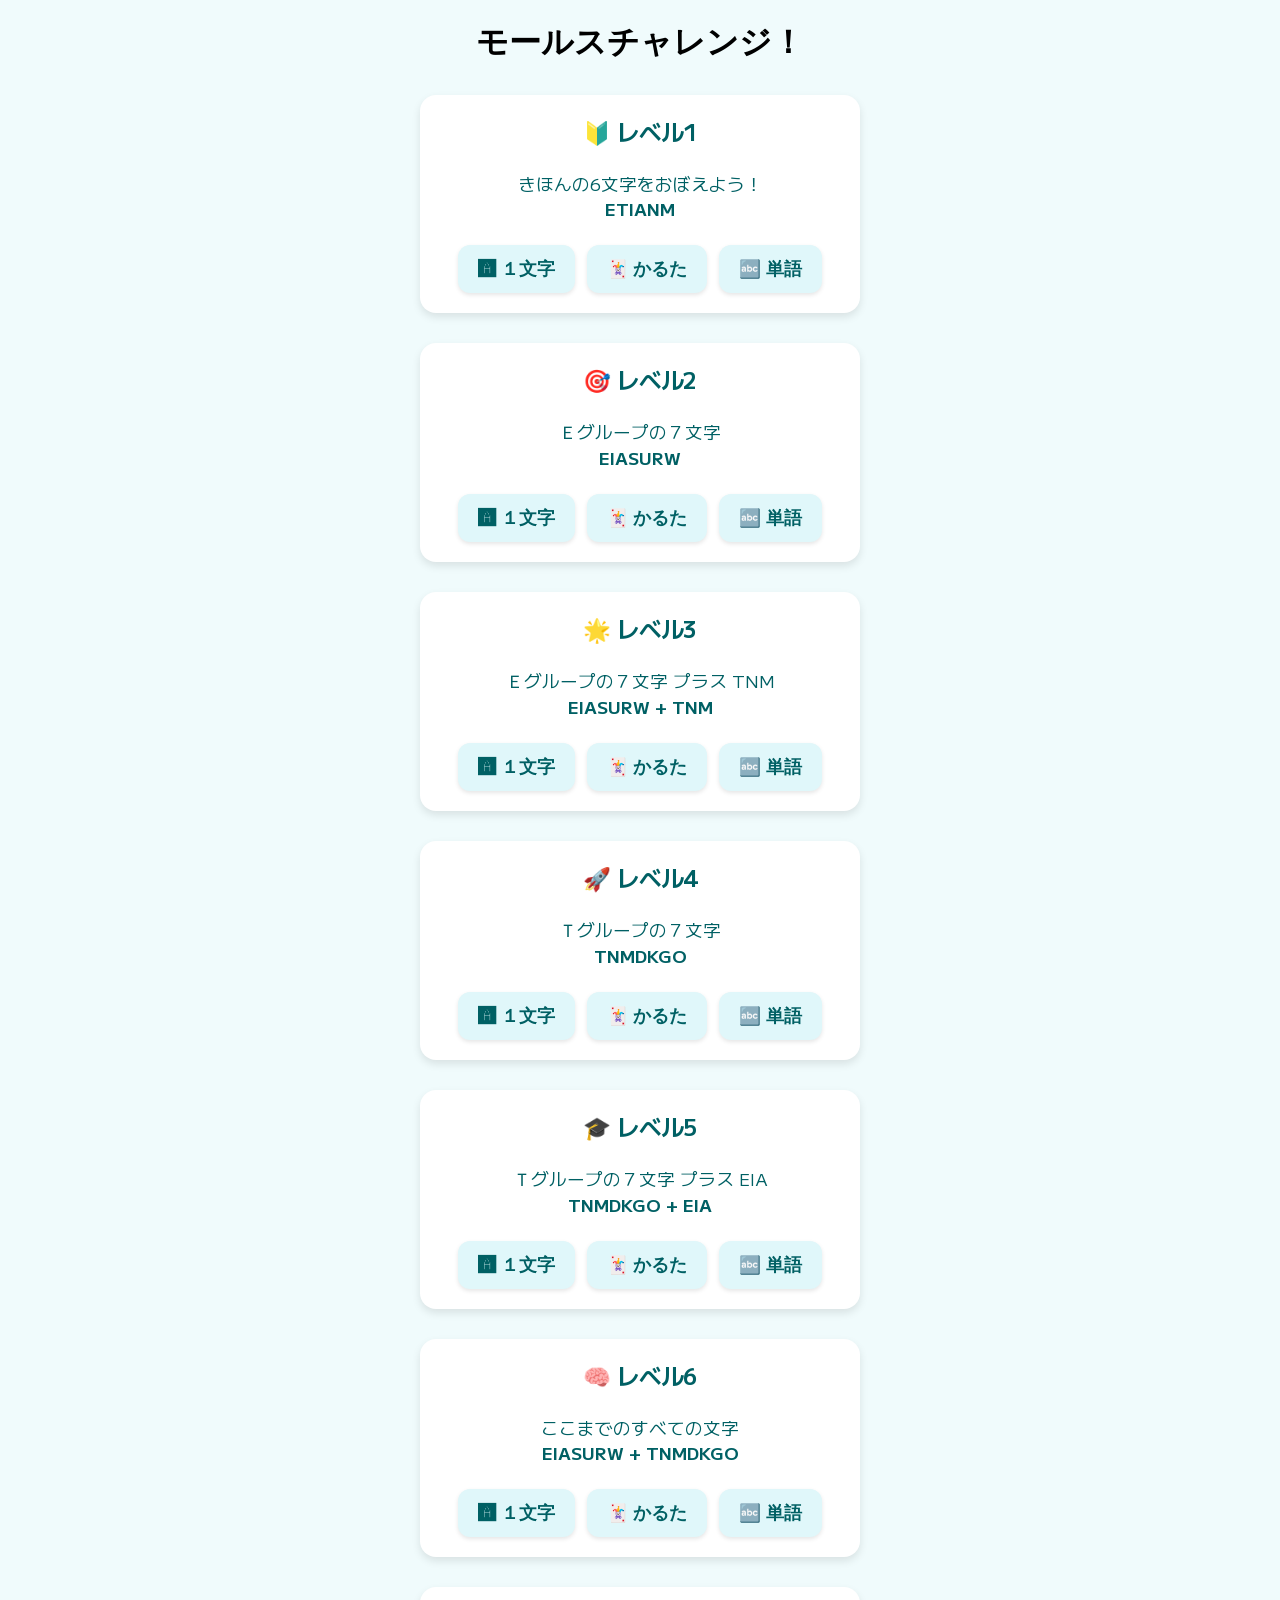
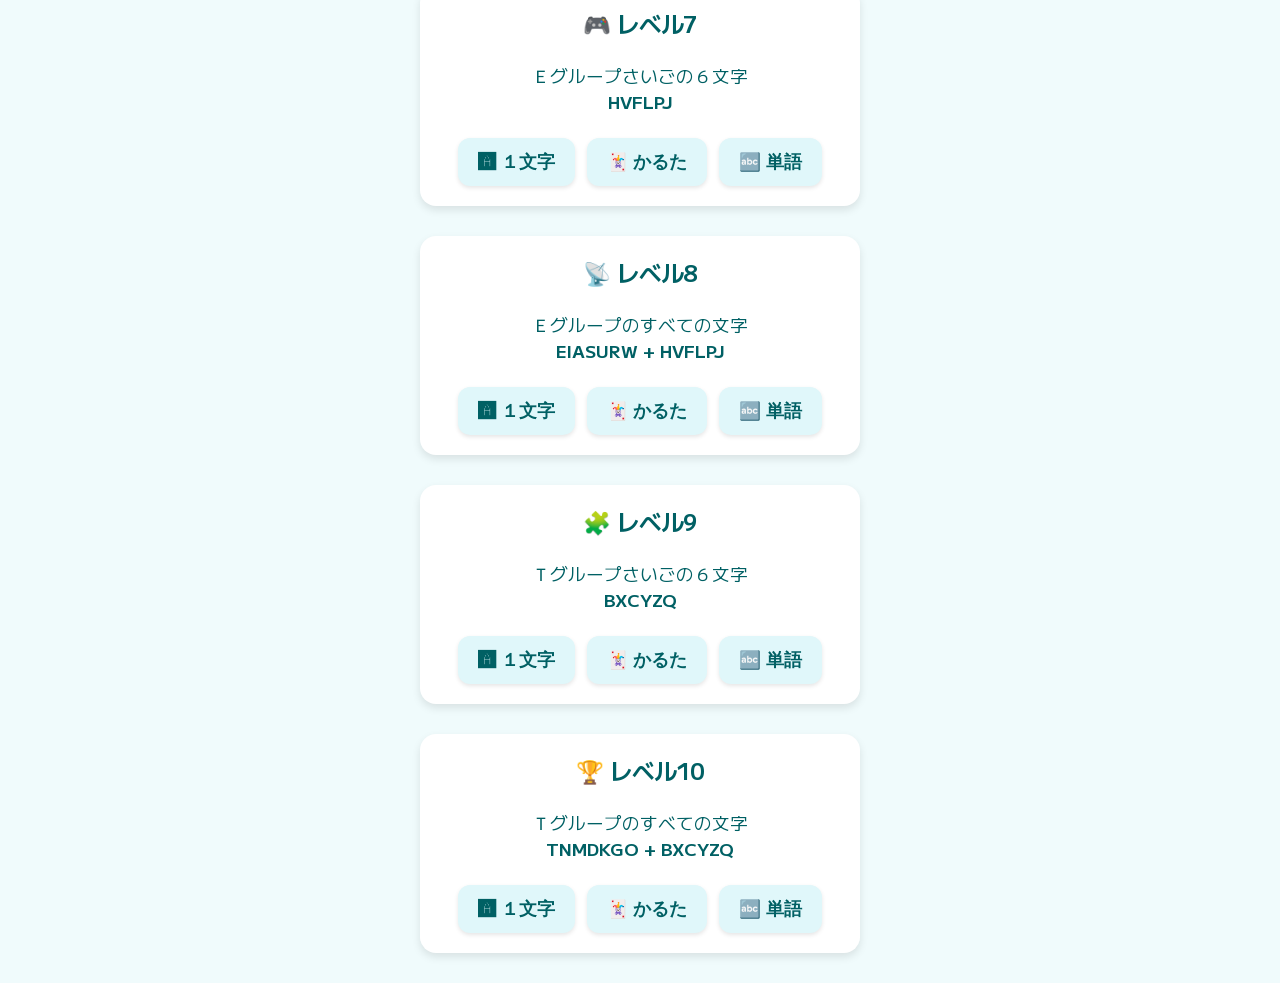
<file: index.html>
<!DOCTYPE html>
<html>
<head>
  <meta charset="UTF-8">
  <title>モールスチャレンジ！</title>
  <link rel="manifest" href="manifest.json">
  <!-- フォント読み込み -->
  <link href="https://fonts.googleapis.com/css2?family=Kosugi+Maru&family=M+PLUS+1&display=swap" rel="stylesheet">
  <meta name="viewport" content="width=device-width, initial-scale=1.0">

  <style>
    body {
      text-align: center;
      font-family: 'M PLUS 1', sans-serif;
      background-color: #f0fbfc;
    }

    h1, .title {
      font-family: 'Kosugi Maru', sans-serif;
    }

    .level-card {
      display: block;
      border-radius: 16px;
      overflow: hidden;
      text-decoration: none;
      color: #006064;
      box-shadow: 0 4px 8px rgba(0,0,0,0.1);
      max-width: 400px;
      margin: 30px auto;
      padding: 20px;
      background-color: #ffffff;
    }

    .level-card h2 {
      margin: 0 0 12px; /* ← 下に12pxの余白を追加！ */
      font-size: 1.4em;
    }


    .level-card p {
      margin: 24px 0; /* ← 上下に12pxの余白を追加！ */
      font-size: 1.1em;
    }


    .mode-buttons {
      display: flex;
      justify-content: center;
      gap: 12px;
      margin-top: 12px;
      flex-wrap: wrap;
    }

    .mode-buttons button {
      background-color: #e0f7fa;
      color: #006064;
      border: none;
      border-radius: 12px;
      padding: 12px 20px;
      font-size: 1.1em;
      font-weight: bold;
      cursor: pointer;
      min-width: 100px;
      box-shadow: 0 2px 4px rgba(0,0,0,0.1);
      transition: transform 0.1s ease-in-out;
    }

    .mode-buttons button:hover {
      transform: scale(1.05);
      background-color: #ffe0b2;
    }

    @media (max-width: 600px) {
      .mode-buttons button {
        font-size: 1.4rem;
        padding: 1.2rem 2rem;
        min-height: 56px;
        min-width: 90%;

        display: block;
      }
    }

  </style>
</head>

<body>

  <h1>モールスチャレンジ！</h1>

  <div class="level-card">
    <h2>🔰 レベル1</h2>
    <p>きほんの6文字をおぼえよう！<br><strong>ETIANM</strong></p>
    <div class="mode-buttons">
      <button onclick="location.href='letter.html?level=level1'">🅰 １文字</button>
      <button onclick="location.href='karuta.html?level=level1'">🃏 かるた</button>
      <button onclick="location.href='word.html?level=level1'">🔤 単語</button>
    </div>
  </div>

  <div class="level-card">
    <h2>🎯 レベル2</h2>
    <p>Ｅグループの７文字<br><strong>EIASURW</strong></p>
    <div class="mode-buttons">
      <button onclick="location.href='letter.html?level=level2'">🅰 １文字</button>
      <button onclick="location.href='karuta.html?level=level2'">🃏 かるた</button>
      <button onclick="location.href='word.html?level=level2'">🔤 単語</button>
    </div>
  </div>

  <div class="level-card">
    <h2>🌟 レベル3</h2>
    <p>Ｅグループの７文字 プラス TNM<br><strong>EIASURW + TNM</strong></p>
    <div class="mode-buttons">
      <button onclick="location.href='letter.html?level=level3'">🅰 １文字</button>
      <button onclick="location.href='karuta.html?level=level3'">🃏 かるた</button>
      <button onclick="location.href='word.html?level=level3'">🔤 単語</button>
    </div>
  </div>

  <div class="level-card">
    <h2>🚀 レベル4</h2>
    <p>Ｔグループの７文字<br><strong>TNMDKGO</strong></p>
    <div class="mode-buttons">
      <button onclick="location.href='letter.html?level=level4'">🅰 １文字</button>
      <button onclick="location.href='karuta.html?level=level4'">🃏 かるた</button>
      <button onclick="location.href='word.html?level=level4'">🔤 単語</button>
    </div>
  </div>

  <div class="level-card">
    <h2>🎓 レベル5</h2>
    <p>Ｔグループの７文字 プラス EIA<br><strong>TNMDKGO + EIA</strong></p>
    <div class="mode-buttons">
      <button onclick="location.href='letter.html?level=level5'">🅰 １文字</button>
      <button onclick="location.href='karuta.html?level=level5'">🃏 かるた</button>
      <button onclick="location.href='word.html?level=level5'">🔤 単語</button>
    </div>
  </div>

  <div class="level-card">
    <h2>🧠 レベル6</h2>
    <p>ここまでのすべての文字<br><strong>EIASURW + TNMDKGO</strong></p>
    <div class="mode-buttons">
      <button onclick="location.href='letter.html?level=level6'">🅰 １文字</button>
      <button onclick="location.href='karuta.html?level=level6'">🃏 かるた</button>
      <button onclick="location.href='word.html?level=level6'">🔤 単語</button>
    </div>
  </div>

  <div class="level-card">
    <h2>🎮 レベル7</h2>
    <p>Ｅグループさいごの６文字<br><strong>HVFLPJ</strong></p>
    <div class="mode-buttons">
      <button onclick="location.href='letter.html?level=level7'">🅰 １文字</button>
      <button onclick="location.href='karuta.html?level=level7'">🃏 かるた</button>
      <button onclick="location.href='word.html?level=level7'">🔤 単語</button>
    </div>
  </div>

  <div class="level-card">
    <h2>📡 レベル8</h2>
    <p>Ｅグループのすべての文字<br><strong>EIASURW + HVFLPJ</strong></p>
    <div class="mode-buttons">
      <button onclick="location.href='letter.html?level=level8'">🅰 １文字</button>
      <button onclick="location.href='karuta.html?level=level8'">🃏 かるた</button>
      <button onclick="location.href='word.html?level=level8'">🔤 単語</button>
    </div>
  </div>

  <div class="level-card">
    <h2>🧩 レベル9</h2>
    <p>Ｔグループさいごの６文字<br><strong>BXCYZQ</strong></p>
    <div class="mode-buttons">
      <button onclick="location.href='letter.html?level=level9'">🅰 １文字</button>
      <button onclick="location.href='karuta.html?level=level9'">🃏 かるた</button>
      <button onclick="location.href='word.html?level=level9'">🔤 単語</button>
    </div>
  </div>

  <div class="level-card">
    <h2>🏆 レベル10</h2>
    <p>Ｔグループのすべての文字<br><strong>TNMDKGO + BXCYZQ</strong></p>
    <div class="mode-buttons">
      <button onclick="location.href='letter.html?level=level10'">🅰 １文字</button>
      <button onclick="location.href='karuta.html?level=level10'">🃏 かるた</button>
      <button onclick="location.href='word.html?level=level10'">🔤 単語</button>
    </div>
  </div>
<!-- <p id="info"></p> -->
<script>
  if ('serviceWorker' in navigator) {
    window.addEventListener('load', () => {
      navigator.serviceWorker.register('sw.js')
        .then(reg => console.log('Service Worker registered!', reg))
        .catch(err => console.error('Service Worker error:', err));
    });
  }
  //   const info = `
  //   CSS表示幅: ${window.innerWidth}px<br>
  //   CSS表示高さ: ${window.innerHeight}px<br>
  //   デバイスピクセル比: ${window.devicePixelRatio}
  // `;
  // document.getElementById("info").innerHTML = info;
</script>


</body>

</html>
</file>
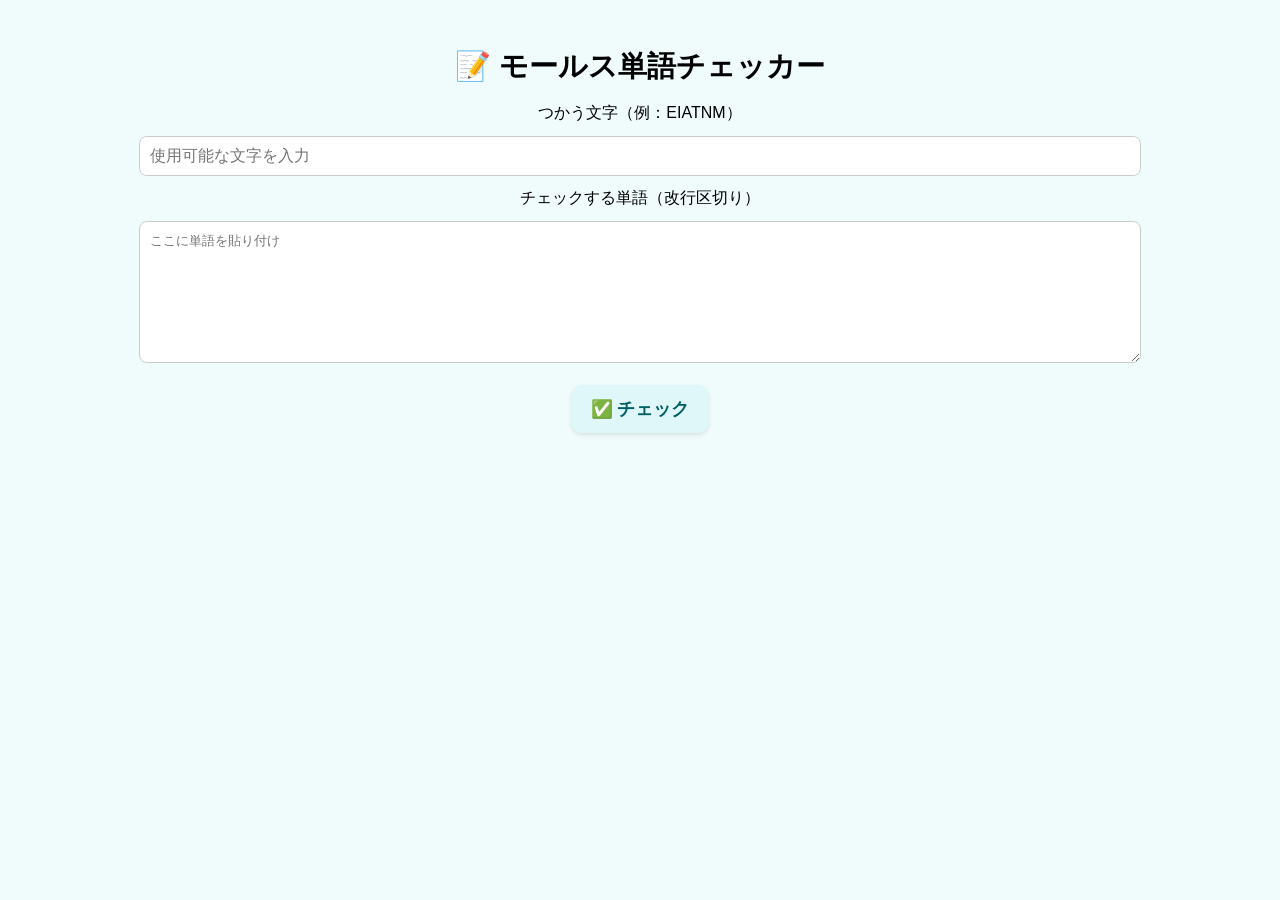
<file: check.html>
<!DOCTYPE html>
<html lang="ja">
<head>
  <meta charset="UTF-8">
  <title>モールス単語チェッカー</title>
  <link rel="stylesheet" href="style.css">
  <style>

    textarea, input {
      width: 80%;
      padding: 10px;
      margin: 12px 0;
      font-size: 1em;
      border-radius: 8px;
      border: 1px solid #ccc;
    }

  </style>
</head>
<body>

  <h1>📝 モールス単語チェッカー</h1>

  <!-- <label>つかう文字（例：EIATNM）</label><br>
  <input type="text" id="allowedLetters" placeholder="使用可能な文字を入力"><br> -->
  <label for="allowedLetters">つかう文字（例：EIATNM）</label><br>
  <input type="text" id="allowedLetters"placeholder="使用可能な文字を入力"><br>

  <!-- <label>チェックする単語（改行区切り）</label><br>
  <textarea id="inputWords" rows="8" placeholder="ここに単語を貼り付け"></textarea><br> -->
  <label for="inputWords">チェックする単語（改行区切り）</label><br>
  <textarea id="inputWords" rows="8" placeholder="ここに単語を貼り付け"></textarea><br>


  <button onclick="checkWords()">✅ チェック</button>
  <br>
  
  <button id="copyButton" onclick="copyResult()" style="display:none">📋 コピー</button>
  <div id="copyMessage" style="margin-top:10px; color:#00796b; font-weight:bold;"></div>



  <div id="result"></div>

  <script>

function formatWordList(words, chunkSize = 10) {
  const chunks = [];
  for (let i = 0; i < words.length; i += chunkSize) {
    const chunk = words.slice(i, i + chunkSize);
    chunks.push(`  "${chunk.join('", "')}"`);
  }
  return `wordList: [\n${chunks.join(',\n')}\n]`;
}

function checkWords() {
  try {
    const allowedRaw = document.getElementById('allowedLetters').value;
    const inputRaw = document.getElementById('inputWords').value;

    const allowed = allowedRaw.toUpperCase().replace(/[^A-Z]/g, '');
    const input = inputRaw.toUpperCase().split(/\s+/).filter(w => w);

    const validWords = input.filter(word =>
      word.split('').every(char => allowed.includes(char))
    );

    const resultText = formatWordList(validWords, 15);

    const resultBox = document.getElementById('result');
    resultBox.innerText = resultText;
    resultBox.style.visibility = 'visible';

    document.getElementById('copyButton').style.display = 'inline-block';
    document.getElementById('copyMessage').textContent = '';
  } catch (err) {
    console.error('❌ エラーが発生しました:', err);
  }
}

function copyResult() {
  const resultBox = document.getElementById('result');
  const text = resultBox.innerText; // ✅ ← ここを修正！
  const messageBox = document.getElementById('copyMessage');

  if (!text) {
    messageBox.textContent = 'コピーする内容がありません';
    return;
  }

  navigator.clipboard.writeText(text)
    .then(() => {
      messageBox.textContent = '✅ コピーしました！';
      setTimeout(() => {
        messageBox.textContent = '';
      }, 2000);
    })
    .catch(err => {
      console.error('❌ コピーに失敗しました:', err);
      messageBox.textContent = 'コピーに失敗しました';
    });
}


  //10文字で改行
  function formatWordList(words, chunkSize = 10) {
    const chunks = [];
    for (let i = 0; i < words.length; i += chunkSize) {
      const chunk = words.slice(i, i + chunkSize);
      chunks.push(`  "${chunk.join('", "')}"`);
    }
    return `wordList: [\n${chunks.join(',\n')}\n]`;
  }

  </script>

</body>
</html>
</file>
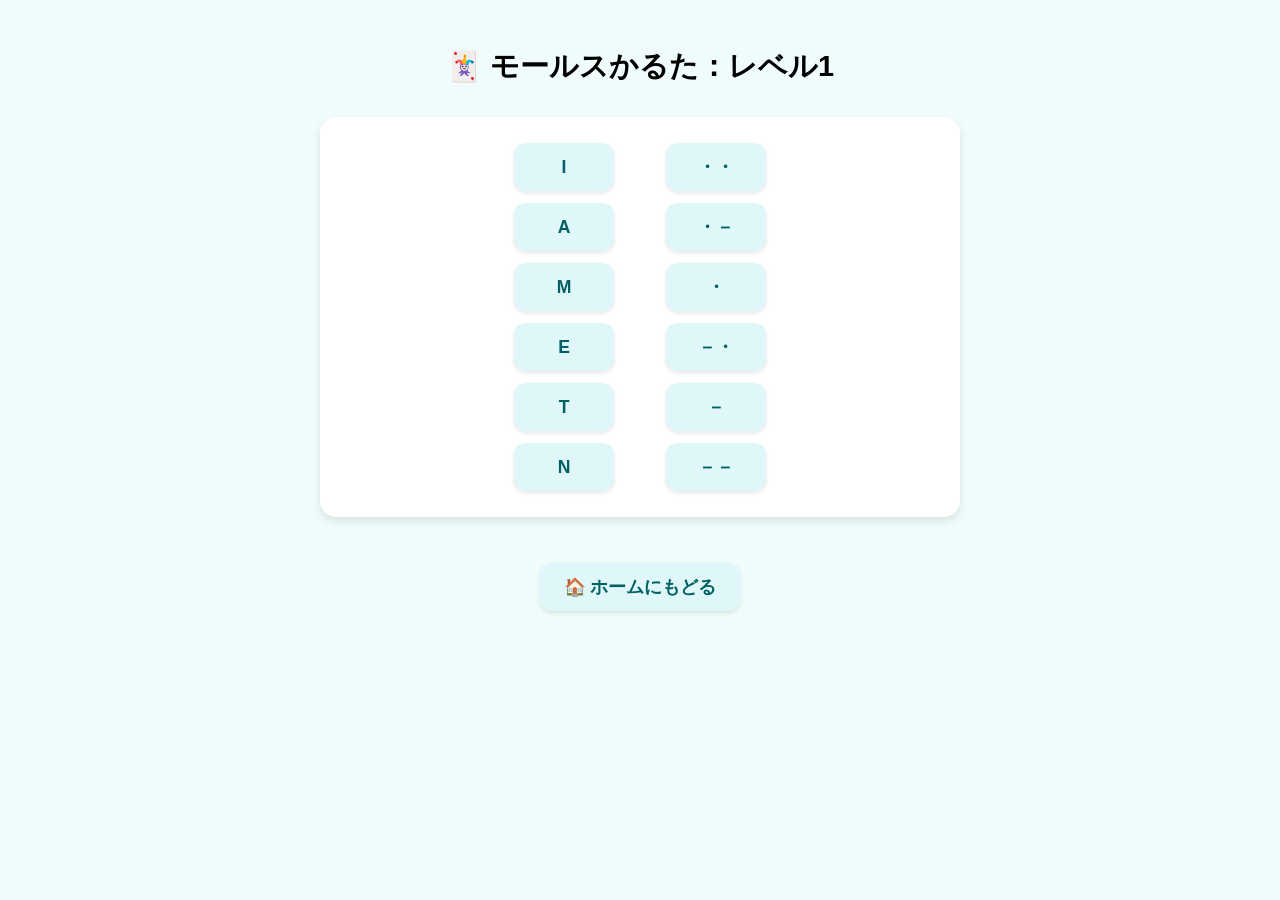
<file: karuta.html>
<!DOCTYPE html>
<html lang="ja">
<head>
  <meta charset="UTF-8" />
  <title>モールスチャレンジ！：かるた</title>
  <!-- フォント読み込み -->
  <link href="https://fonts.googleapis.com/css2?family=Kosugi+Maru&family=M+PLUS+1&display=swap" rel="stylesheet">
  <meta name="viewport" content="width=device-width, initial-scale=1.0">

  <link rel="stylesheet" href="style.css">
  <style>
    .grid {
      display: flex;
      justify-content: center;
      gap: 40px;
    }
    .column {
      display: flex;
      flex-direction: column;
      align-items: center;
    }
    /* .modal {
      position: fixed;
      top: 0;
      left: 0;
      width: 100%;
      height: 100%;
      background: rgba(0,0,0,0.5);
      display: none;
      justify-content: center;
      align-items: center;
      z-index: 999;
      align-items: flex-start;
      padding-top: 100px;
    }

    .modal-content {
      background: #fff;
      padding: 30px 40px;
      border-radius: 16px;
      font-size: 1.4em;
      color: #006064;
      box-shadow: 0 4px 12px rgba(0,0,0,0.2);
    } */
    .game-button {
      min-height: 48px;     /* ✅ 高さをそろえる */
      line-height: 1.2;     /* ✅ 行間をそろえる */
    }

    @media (max-width: 600px) {
      .game-button {
        font-size: 1.4rem;
        padding: 1.2rem 2rem;
        min-height: 56px;
        min-width: 90%;
        margin: 6px auto;
        display: block;
      }
    }

    button:disabled {
      background-color: #eee;
      color: #aaa;
      cursor: default;
    }

    .selected {
      background-color: #80deea !important;
      box-shadow: 0 0 0 3px #4dd0e1 inset;
    }
  </style>


</head>
<body>
  <h1>🃏 モールスかるた</h1>
  <div class="level-card" style="display:block">
    
    <div class="grid">
      <div id="leftColumn" class="column"></div>
      <div id="rightColumn" class="column"></div>
    </div>
  </div>

<div id="winModal" class="modal">
<div class="modal-content">
  🎉 クリア！おめでとう！<br><br>
  <button onclick="location.reload()">🔁 もういちど</button>
  <button onclick="location.href='index.html'">🏠 ホームにもどる</button>
  <!-- 単語クイズボタンはJSで追加 -->
</div>

</div>

<div class="back-home">
  <button onclick="location.href='index.html'">🏠 ホームにもどる</button>
</div>


  <script>


    const levelData = {
      level1: {
        morseMap: {
          'E': '.',   // ・
          'I': '..',  // ・・
          'A': '.-',  // ・－
          'T': '-',
          'N': '-.',
          'M': '--'
        }
      },
      level2: {
        morseMap: {
          'E': '.',   // ・
          'I': '..',  // ・・
          'A': '.-',  // ・－
          'S': '...', // ・・・
          'U': '..-', // ・・－
          'R': '.-.', // ・－・
          'W': '.--'  // ・－－
        }
      },
      level3: {
        morseMap: {
          'E': '.',   // ・
          'I': '..',  // ・・
          'A': '.-',  // ・－
          'S': '...', // ・・・
          'U': '..-', // ・・－
          'R': '.-.', // ・－・
          'W': '.--',  // ・－－
          'T': '-',
          'N': '-.',
          'M': '--'
        }
      },
      level4: {
        morseMap: {
          'T': '-',    // －
          'N': '-.',   // －・
          'M': '--',   // －－
          'D': '-..',  // －・・
          'K': '-.-',  // －・－
          'G': '--.',  // －－・
          'O': '---'   // －－－
        }
      },
      level5: {
        morseMap: {
          'T': '-',    // －
          'N': '-.',   // －・
          'M': '--',   // －－
          'D': '-..',  // －・・
          'K': '-.-',  // －・－
          'G': '--.',  // －－・
          'O': '---',  // －－－
          'E': '.',   // ・
          'I': '..',  // ・・
          'A': '.-'  // ・－
        }
      },
      level6: {
        morseMap: {
          'E': '.',   // ・
          'I': '..',  // ・・
          'A': '.-',  // ・－
          'S': '...', // ・・・
          'U': '..-', // ・・－
          'R': '.-.', // ・－・
          'W': '.--',  // ・－－
          'T': '-',    // －
          'N': '-.',   // －・
          'M': '--',   // －－
          'D': '-..',  // －・・
          'K': '-.-',  // －・－
          'G': '--.',  // －－・
          'O': '---'   // －－－
        }
      },
      level7: {
        morseMap: {
          'H': '....',   // ・・・・
          'V': '...-',   // ・・・－
          'F': '..-.',   // ・・－・
          'L': '.-..',   // ・－・・
          'P': '.--.',   // ・－－・
          'J': '.---'    // ・－－－
        }
      },
      level8: {
        morseMap: {
          'E': '.',   // ・
          'I': '..',  // ・・
          'A': '.-',  // ・－
          'S': '...', // ・・・
          'U': '..-', // ・・－
          'R': '.-.', // ・－・
          'W': '.--',  // ・－－
          'H': '....',   // ・・・・
          'V': '...-',   // ・・・－
          'F': '..-.',   // ・・－・
          'L': '.-..',   // ・－・・
          'P': '.--.',   // ・－－・
          'J': '.---'   // ・－－－
        }
      },
      level9: {
        morseMap: {
          'B': '-...',  // －・・・
          'X': '-..-',  // －・・－
          'C': '-.-.',  // －・－・
          'Y': '-.--',  // －・－－
          'Z': '--..',  // －－・・
          'Q': '--.-'   // －－・－
        }
      },
      level10: {
        morseMap: {
          'T': '-',    // －
          'N': '-.',   // －・
          'M': '--',   // －－
          'D': '-..',  // －・・
          'K': '-.-',  // －・－
          'G': '--.',  // －－・
          'O': '---',  // －－－
          'B': '-...',  // －・・・
          'X': '-..-',  // －・・－
          'C': '-.-.',  // －・－・
          'Y': '-.--',  // －・－－
          'Z': '--..',  // －－・・
          'Q': '--.-'   // －－・－
        }
      },
    };
    const urlParams = new URLSearchParams(window.location.search);
    const level = urlParams.get('level') || 'level1';
    // ✅ 表示用に数字だけ抜き出す（例：level2 → 2）
    const levelNum = level.replace('level', '');

    const modalContent = document.querySelector('.modal-content');

    const quizButton = document.createElement('button');
    quizButton.innerText = '🔤 単語へ';
    quizButton.onclick = () => {
      location.href = `word.html?level=level${levelNum}`;
    };
    modalContent.appendChild(quizButton);

    const letterButton = document.createElement('button');
    letterButton.innerText = '🅰 １文字へ';
    letterButton.onclick = () => {
      location.href = `letter.html?level=level${levelNum}`;
    };
    modalContent.appendChild(letterButton);

    const fullMap = levelData[level]?.morseMap || levelData['level1'].morseMap;
    const morseMap = Object.keys(fullMap).length > 6 ? getRandomSubset(fullMap, 6) : fullMap;

    // ✅ morseMap をレベルに応じて切り替え
    //const morseMap = levelData[level]?.morseMap || levelData['level1'].morseMap;

    // ✅ タイトルもレベル表示に変更（任意）
    document.querySelector('h1').textContent = `🃏 モールスかるた：レベル${levelNum}`;

    const context = new (window.AudioContext || window.webkitAudioContext)();
    const frequency = 600;
    const unitTime = 100;

    function playTone(duration) {
      const oscillator = context.createOscillator();
      const gainNode = context.createGain();
      oscillator.type = 'sine';
      oscillator.frequency.setValueAtTime(frequency, context.currentTime);
      oscillator.connect(gainNode);
      gainNode.connect(context.destination);
      gainNode.gain.setValueAtTime(0.5, context.currentTime); // ← 音量調整
      oscillator.start();
      oscillator.stop(context.currentTime + duration / 1000);
    }

    async function playMorse(code) {
      for (const symbol of code) {
        if (symbol === '.') {
          playTone(unitTime);
          await sleep(unitTime);
        } else if (symbol === '-') {
          playTone(unitTime * 3);
          await sleep(unitTime * 3);
        }
        await sleep(unitTime);
      }
    }

    function sleep(ms) {
      return new Promise(resolve => setTimeout(resolve, ms));
    }

    const shuffledLetters = Object.keys(morseMap).sort(() => Math.random() - 0.5);
    const shuffledCodes = Object.values(morseMap).sort(() => Math.random() - 0.5);

    const leftColumn = document.getElementById('leftColumn');
    const rightColumn = document.getElementById('rightColumn');
    let selected = [];

    shuffledLetters.forEach(letter => {
      const btn = document.createElement('button');
      btn.textContent = letter;
      btn.dataset.type = 'letter';
      btn.dataset.value = letter;

// ✅ ここに追加！
btn.classList.add('game-button');

      btn.addEventListener('click', async () => {
        await context.resume();
        handleClick(btn);
        //playMorse(morseMap[letter]); 文字ボタンでは音を鳴らさない
      });

      leftColumn.appendChild(btn);
    });

    shuffledCodes.forEach(code => {
      const btn = document.createElement('button');
      //btn.textContent = code;
      btn.textContent = readableMorse(code); // ← これで見やすく！
      btn.dataset.type = 'morse';
      btn.dataset.value = code;

// ✅ ここに追加！
btn.classList.add('game-button');

      btn.addEventListener('click', async () => {
        await context.resume();
        handleClick(btn);
        playMorse(code);
      });

      rightColumn.appendChild(btn);
    });

    function handleClick(btn) {
      if (btn.disabled || selected.length === 2 || selected.includes(btn)) return;

      btn.classList.add('selected');
      selected.push(btn);

      if (selected.length === 2) {
        const [a, b] = selected;
        const match =
          a.dataset.type !== b.dataset.type &&
          morseMap[a.dataset.type === 'letter' ? a.dataset.value : b.dataset.value] ===
          (a.dataset.type === 'morse' ? a.dataset.value : b.dataset.value);

        setTimeout(() => {
          if (match) {
            a.disabled = true;
            b.disabled = true;
            a.classList.remove('selected');
            b.classList.remove('selected');
            console.log('✅ Correct!');
          } else {
            a.classList.remove('selected');
            b.classList.remove('selected');
            console.log('❌ Wrong!');
          }
          selected = [];

          //const allDisabled = [...document.querySelectorAll('button')].every(btn => btn.disabled);
const allDisabled = [...document.querySelectorAll('.game-button')].every(btn => btn.disabled);

if (allDisabled) {
  setTimeout(() => {
    document.getElementById('winModal').style.display = 'flex';
  }, 200);
}
        }, 500);
      }
    }

function readableMorse(code) {
  return code.replace(/\./g, '・').replace(/-/g, '－');
}

// document.getElementById('winModal').addEventListener('click', () => {
//   document.getElementById('winModal').style.display = 'none';
// });

//morseMap をシャッフルして6個に絞る
function getRandomSubset(map, count = 6) {
  const entries = Object.entries(map);
  const shuffled = entries.sort(() => Math.random() - 0.5);
  const subset = shuffled.slice(0, count);
  return Object.fromEntries(subset);
}


  </script>
</body>
</html>
</file>
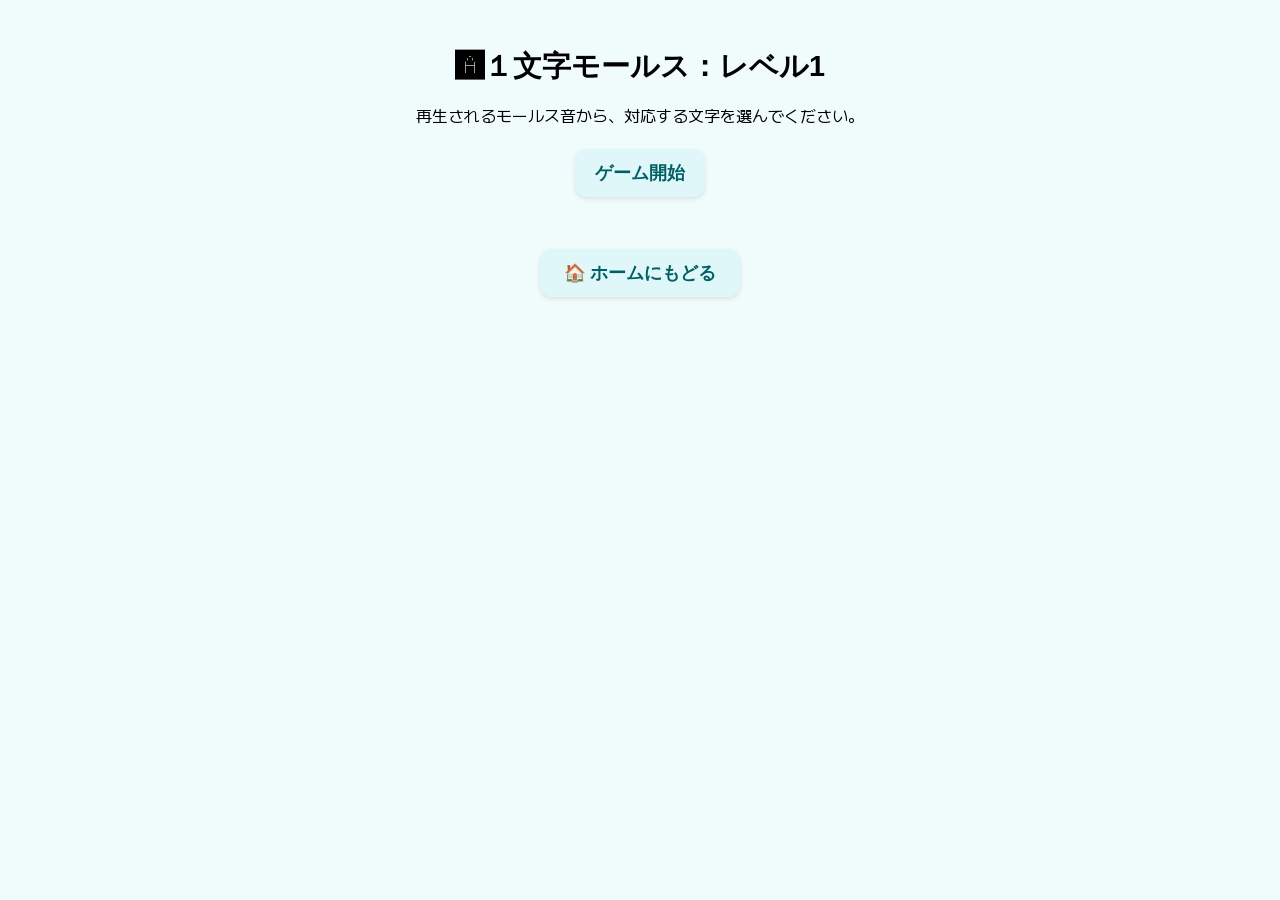
<file: letter.html>
<!DOCTYPE html>
<html lang="ja">
<head>
  <meta charset="UTF-8">
  <title>モールスチャレンジ！：１文字モールス</title>

  <!-- フォント読み込み -->
  <link href="https://fonts.googleapis.com/css2?family=Kosugi+Maru&family=M+PLUS+1&display=swap" rel="stylesheet">
  <meta name="viewport" content="width=device-width, initial-scale=1.0">

  <link rel="stylesheet" href="style.css">

</head>
<body>

  <h1 id="pageTitle">１文字モールス</h1>

  <p>再生されるモールス音から、対応する文字を選んでください。</p>
  <button id="startBtn" onclick="startGame()">ゲーム開始</button>
  <div class="level-card">

    <div id="questionRow">
      <p id="question"></p>
      <button id="replayBtn" onclick="replayMorse()" disabled>🔈</button>
    </div>

    <p id="result"></p>
    <div id="choices"></div>

    <p id="score"></p>
    
    <button onclick="toggleHint()">🔍 ヒント</button>
    <div id="hintImage">
      <!-- <img src="morse_tree_lv1.png" alt="モールス単語ヒント"> -->
      <img id="hintImg" src="" alt="モールスヒント">
    </div>

  </div>

  <div class="back-home">
    <button onclick="location.href='index.html'">🏠 ホームにもどる</button>
  </div>

  <div id="winModal" class="modal">
  <div class="modal-content">
    🎉 クリア！おめでとう！<br><br>
    <button onclick="location.reload()">🔁 もういちど</button>
    <button onclick="location.href='index.html'">🏠 ホームにもどる</button>
    <!-- 単語クイズボタンはJSで追加 -->
  </div>


  <script>

    const levelData = {
      level1: {
        morseMap: {
          'E': '.',   // ・
          'I': '..',  // ・・
          'A': '.-',  // ・－
          'T': '-',
          'N': '-.',
          'M': '--'
        }
      },
      level2: {
        morseMap: {
          'E': '.',   // ・
          'I': '..',  // ・・
          'A': '.-',  // ・－
          'S': '...', // ・・・
          'U': '..-', // ・・－
          'R': '.-.', // ・－・
          'W': '.--'  // ・－－
        }
      },
      level3: {
        morseMap: {
          'E': '.',   // ・
          'I': '..',  // ・・
          'A': '.-',  // ・－
          'S': '...', // ・・・
          'U': '..-', // ・・－
          'R': '.-.', // ・－・
          'W': '.--',  // ・－－
          'T': '-',
          'N': '-.',
          'M': '--'
        }
      },
      level4: {
        morseMap: {
          'T': '-',    // －
          'N': '-.',   // －・
          'M': '--',   // －－
          'D': '-..',  // －・・
          'K': '-.-',  // －・－
          'G': '--.',  // －－・
          'O': '---'   // －－－
        }
      },
      level5: {
        morseMap: {
          'T': '-',    // －
          'N': '-.',   // －・
          'M': '--',   // －－
          'D': '-..',  // －・・
          'K': '-.-',  // －・－
          'G': '--.',  // －－・
          'O': '---',  // －－－
          'E': '.',   // ・
          'I': '..',  // ・・
          'A': '.-'  // ・－
        }
      },
      level6: {
        morseMap: {
          'E': '.',   // ・
          'I': '..',  // ・・
          'A': '.-',  // ・－
          'S': '...', // ・・・
          'U': '..-', // ・・－
          'R': '.-.', // ・－・
          'W': '.--',  // ・－－
          'T': '-',    // －
          'N': '-.',   // －・
          'M': '--',   // －－
          'D': '-..',  // －・・
          'K': '-.-',  // －・－
          'G': '--.',  // －－・
          'O': '---'   // －－－
        }
      },
      level7: {
        morseMap: {
          'H': '....',   // ・・・・
          'V': '...-',   // ・・・－
          'F': '..-.',   // ・・－・
          'L': '.-..',   // ・－・・
          'P': '.--.',   // ・－－・
          'J': '.---'    // ・－－－
        }
      },
      level8: {
        morseMap: {
          'E': '.',   // ・
          'I': '..',  // ・・
          'A': '.-',  // ・－
          'S': '...', // ・・・
          'U': '..-', // ・・－
          'R': '.-.', // ・－・
          'W': '.--',  // ・－－
          'H': '....',   // ・・・・
          'V': '...-',   // ・・・－
          'F': '..-.',   // ・・－・
          'L': '.-..',   // ・－・・
          'P': '.--.',   // ・－－・
          'J': '.---'   // ・－－－
        }
      },
      level9: {
        morseMap: {
          'B': '-...',  // －・・・
          'X': '-..-',  // －・・－
          'C': '-.-.',  // －・－・
          'Y': '-.--',  // －・－－
          'Z': '--..',  // －－・・
          'Q': '--.-'   // －－・－
        }
      },
      level10: {
        morseMap: {
          'T': '-',    // －
          'N': '-.',   // －・
          'M': '--',   // －－
          'D': '-..',  // －・・
          'K': '-.-',  // －・－
          'G': '--.',  // －－・
          'O': '---',  // －－－
          'B': '-...',  // －・・・
          'X': '-..-',  // －・・－
          'C': '-.-.',  // －・－・
          'Y': '-.--',  // －・－－
          'Z': '--..',  // －－・・
          'Q': '--.-'   // －－・－
        }
      },
    };

    const urlParams = new URLSearchParams(window.location.search);
    const level = urlParams.get('level') || 'level1';
    // ✅ morseMap をレベルに応じて切り替え
    let morseMap = levelData[level]?.morseMap || levelData['level1'].morseMap;

    // ✅ 表示用に数字だけ抜き出す（例：level2 → 2）
    const levelNum = level.replace('level', '');


    const modalContent = document.querySelector('.modal-content');

    const karutaButton = document.createElement('button');
    karutaButton.innerText = '🃏 かるたへ';
    karutaButton.onclick = () => {
      location.href = `karuta.html?level=level${levelNum}`;
    };
    modalContent.appendChild(karutaButton);

    const wordButton = document.createElement('button');
    wordButton.innerText = '🔤 単語へ';
    wordButton.onclick = () => {
      location.href = `word.html?level=level${levelNum}`;
    };
    modalContent.appendChild(wordButton);


    // ✅ タイトルを書き換える！
    document.getElementById('pageTitle').textContent = `🅰１文字モールス：レベル${levelNum}`;
    // ヒントの画像
    document.getElementById('hintImg').src = `images/morse_tree_${level}.png`;


    const context = new (window.AudioContext || window.webkitAudioContext)();
    const unitTime = 1200 / 15;
    const frequency = 600;

    // const morseMap = {
    //   'E': '.', 'T': '-', 'I': '..', 'A': '.-', 'N': '-.', 'M': '--'
    // };

    let quizOrder = [];
    let currentIndex = 0;
    let correctCount = 0;
    let currentCode = '';

    function replayMorse() {
      if (currentCode) playMorse(currentCode);
    }

    function playTone(duration) {
      const oscillator = context.createOscillator();
      oscillator.type = 'sine';
      oscillator.frequency.setValueAtTime(frequency, context.currentTime);
      oscillator.connect(context.destination);
      oscillator.start();
      oscillator.stop(context.currentTime + duration / 1000);
    }

    async function playMorse(code) {
      for (const symbol of code) {
        if (symbol === '.') {
          playTone(unitTime);
          await sleep(unitTime);
        } else if (symbol === '-') {
          playTone(unitTime * 3);
          await sleep(unitTime * 3);
        }
        await sleep(unitTime);
      }
    }

    function sleep(ms) {
      return new Promise(resolve => setTimeout(resolve, ms));
    }

    function shuffle(array) {
      return array.sort(() => Math.random() - 0.5);
    }

    function startGame() {
      quizOrder = shuffle(Object.keys(morseMap));
      currentIndex = 0;
      correctCount = 0;
      document.getElementById('score').textContent = '';
      document.getElementById('result').textContent = '';
      document.getElementById('startBtn').textContent = '🔄 はじめから';
      document.getElementById('replayBtn').style.display = 'inline-block';

      // ✅ カードを表示する！
      document.querySelector('.level-card').style.display = 'block';

      nextQuestion();
    }

    function nextQuestion() {
      if (currentIndex >= quizOrder.length) {
        document.getElementById('question').textContent = '🎉 終了！おつかれさま！';
        document.getElementById('choices').innerHTML = '';
        document.getElementById('score').textContent = `正解数：${correctCount} / ${quizOrder.length}`;
        document.getElementById('replayBtn').disabled = true;
        document.getElementById('replayBtn').style.display = 'none';
        document.getElementById('winModal').style.display = 'flex';
        return;
      }

      const letter = quizOrder[currentIndex];
      const code = morseMap[letter];
      playMorse(code);
      currentCode = code;
      document.getElementById('replayBtn').disabled = false;
      document.getElementById('question').textContent =
        `問題 ${currentIndex + 1}： ${code.replace(/\./g, '・').replace(/-/g, '－')}`;
      showChoices(letter);
    }


    function showChoices(correct) {
      const shuffled = shuffle([...quizOrder]);
      const container = document.getElementById('choices');
      container.innerHTML = '';
      shuffled.forEach(word => {
        const btn = document.createElement('button');
        btn.textContent = word;

        btn.onclick = () => {
          const result = document.getElementById('result');

          // ✅ 表示スペースを確保しつつ、表示する！
          result.style.visibility = 'visible';

          if (word === correct) {
            result.textContent = '⭕ 正解！';
            correctCount++;
          } else {
            result.textContent = `❌ 不正解… 正解は ${correct} でした`;
          }

          currentIndex++;

          setTimeout(() => {
            // ✅ 表示は消すけどスペースは残す！
            result.style.visibility = 'hidden';
            result.textContent = '';
            nextQuestion();
          }, 1000);
        };

        container.appendChild(btn);
      });
    }


    function toggleHint() {
      const hint = document.getElementById('hintImage');
      const isHidden = window.getComputedStyle(hint).display === 'none';
      hint.style.display = isHidden ? 'block' : 'none';
    }

    // document.getElementById('winModal').addEventListener('click', () => {
    //   document.getElementById('winModal').style.display = 'none';
    // });

  </script>
</body>
</html>
</file>
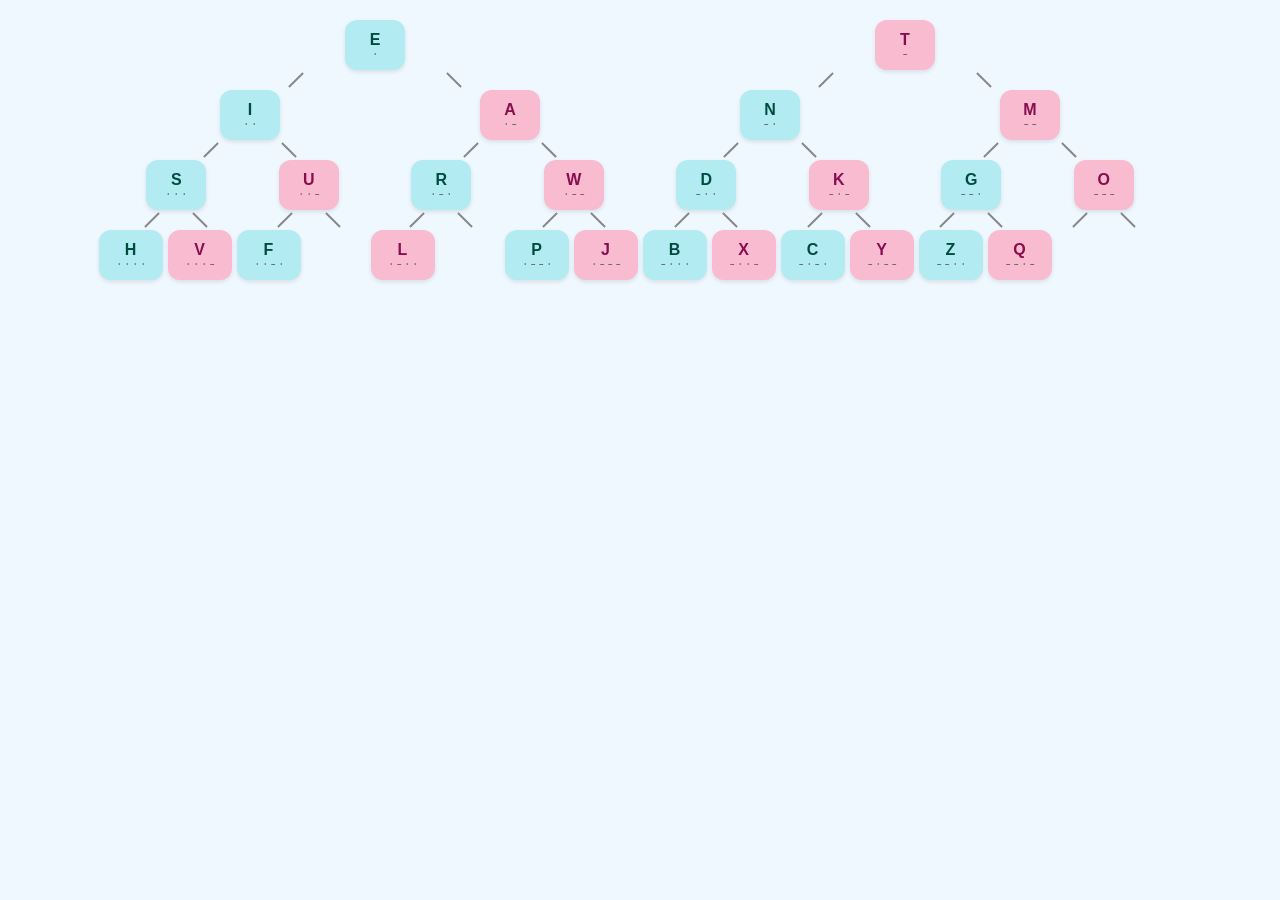
<file: morseTree.html>
<!DOCTYPE html>
<html>
<head>
  <meta charset="UTF-8">
  <title>モールスツリー</title>
  <style>
    body {
      font-family: sans-serif;
      background-color: #f0f8ff;
      text-align: center;
    }

    .level {
      display: flex;
      justify-content: center;
      margin: 20px 0;
    }

    .level-1 { gap: 470px; }
    .level-2 { gap: 200px; }
    .level-3 { gap: 72.5px; }
    .level-4 { gap: 5px; }

button {
  padding: 10px 16px;
  border-radius: 12px;
  border: none;
  font-size: 1em;
  font-weight: bold;
  cursor: pointer;
  box-shadow: 0 2px 4px rgba(0,0,0,0.1);
  transition: transform 0.1s ease-in-out;
  line-height: 1.2;
  min-width: 60px; /* 👈 ここがポイント！ */
  text-align: center;
}
button .morse {
  font-size: 0.50em; /* 少し小さくして幅を抑える */
  color: #555;
  display: block;
  margin-top: 2px;
  line-height: 1.1;
}

    button:hover {
      transform: scale(1.05);
    }

    button.empty {
      background-color: transparent;
      box-shadow: none;
      cursor: default;
      color: transparent;
      border: none;
      padding: 10px 16px;
      font-size: 1em;
      font-weight: bold;
    }

    .dot {
      background-color: #b2ebf2;
      color: #004d40;
    }

    .dash {
      background-color: #f8bbd0;
      color: #880e4f;
    }

    .node {
      position: relative;
      display: inline-block;
    }

    .line-container {
      position: absolute;
      top: 100%;
      left: 50%;
      height: 20px;
      transform: translateX(-50%);
      display: flex;
      justify-content: space-between;
    }

    .node.wide .line-container { width: 160px; }
    .node.medium .line-container { width: 80px; }
    .node.narrow .line-container { width: 50px; }

    .line {
      width: 2px;
      height: 20px;
      background-color: #888;
    }

    .line.left { transform: rotate(45deg); }
    .line.right { transform: rotate(-45deg); }




  </style>
</head>
<body>

<div class="level level-1">
  <div class="node wide">
    <button class="dot" onclick="playMorse('.')">
      E<br><span class="morse">・</span>
    </button>
    <div class="line-container">
      <div class="line left"></div>
      <div class="line right"></div>
    </div>
  </div>

  <div class="node wide">
    <button class="dash" onclick="playMorse('-')">
      T<br><span class="morse">－</span>
    </button>
    <div class="line-container">
      <div class="line left"></div>
      <div class="line right"></div>
    </div>
  </div>
</div>



 <div class="level level-2">
  <div class="node medium">
    <button class="dot" onclick="playMorse('..')">
      I<br><span class="morse">・・</span>
    </button>
    <div class="line-container">
      <div class="line left"></div>
      <div class="line right"></div>
    </div>
  </div>

  <div class="node medium">
    <button class="dash" onclick="playMorse('.-')">
      A<br><span class="morse">・－</span>
    </button>
    <div class="line-container">
      <div class="line left"></div>
      <div class="line right"></div>
    </div>
  </div>

  <div class="node medium">
    <button class="dot" onclick="playMorse('-.')">
      N<br><span class="morse">－・</span>
    </button>
    <div class="line-container">
      <div class="line left"></div>
      <div class="line right"></div>
    </div>
  </div>

  <div class="node medium">
    <button class="dash" onclick="playMorse('--')">
      M<br><span class="morse">－－</span>
    </button>
    <div class="line-container">
      <div class="line left"></div>
      <div class="line right"></div>
    </div>
  </div>
</div>


<div class="level level-3">
  <div class="node narrow">
    <button class="dot" onclick="playMorse('...')">
      S<br><span class="morse">・・・</span>
    </button>
    <div class="line-container">
      <div class="line left"></div>
      <div class="line right"></div>
    </div>
  </div>

  <div class="node narrow">
    <button class="dash" onclick="playMorse('..-')">
      U<br><span class="morse">・・－</span>
    </button>
    <div class="line-container">
      <div class="line left"></div>
      <div class="line right"></div>
    </div>
  </div>

  <div class="node narrow">
    <button class="dot" onclick="playMorse('.-.')">
      R<br><span class="morse">・－・</span>
    </button>
    <div class="line-container">
      <div class="line left"></div>
      <div class="line right"></div>
    </div>
  </div>

  <div class="node narrow">
    <button class="dash" onclick="playMorse('.--')">
      W<br><span class="morse">・－－</span>
    </button>
    <div class="line-container">
      <div class="line left"></div>
      <div class="line right"></div>
    </div>
  </div>

  <div class="node narrow">
    <button class="dot" onclick="playMorse('-..')">
      D<br><span class="morse">－・・</span>
    </button>
    <div class="line-container">
      <div class="line left"></div>
      <div class="line right"></div>
    </div>
  </div>

  <div class="node narrow">
    <button class="dash" onclick="playMorse('-.-')">
      K<br><span class="morse">－・－</span>
    </button>
    <div class="line-container">
      <div class="line left"></div>
      <div class="line right"></div>
    </div>
  </div>

  <div class="node narrow">
    <button class="dot" onclick="playMorse('--.')">
      G<br><span class="morse">－－・</span>
    </button>
    <div class="line-container">
      <div class="line left"></div>
      <div class="line right"></div>
    </div>
  </div>

  <div class="node narrow">
    <button class="dash" onclick="playMorse('---')">
      O<br><span class="morse">－－－</span>
    </button>
    <div class="line-container">
      <div class="line left"></div>
      <div class="line right"></div>
    </div>
  </div>
</div>


<div class="level level-4">
  <button class="dot" onclick="playMorse('....')">
    H<br><span class="morse">・・・・</span>
  </button>
  <button class="dash" onclick="playMorse('...-')">
    V<br><span class="morse">・・・－</span>
  </button>
  <button class="dot" onclick="playMorse('..-.')">
    F<br><span class="morse">・・－・</span>
  </button>
  <button class="empty" disabled>　</button>
  <button class="dash" onclick="playMorse('.-..')">
    L<br><span class="morse">・－・・</span>
  </button>
  <button class="empty" disabled>　</button>
  <button class="dot" onclick="playMorse('.--.')">
    P<br><span class="morse">・－－・</span>
  </button>
  <button class="dash" onclick="playMorse('.---')">
    J<br><span class="morse">・－－－</span>
  </button>
  <button class="dot" onclick="playMorse('-...')">
    B<br><span class="morse">－・・・</span>
  </button>
  <button class="dash" onclick="playMorse('-..-')">
    X<br><span class="morse">－・・－</span>
  </button>
  <button class="dot" onclick="playMorse('-.-.')">
    C<br><span class="morse">－・－・</span>
  </button>
  <button class="dash" onclick="playMorse('-.--')">
    Y<br><span class="morse">－・－－</span>
  </button>
  <button class="dot" onclick="playMorse('--..')">
    Z<br><span class="morse">－－・・</span>
  </button>
  <button class="dash" onclick="playMorse('--.-')">
    Q<br><span class="morse">－－・－</span>
  </button>
  <button class="empty" disabled>　</button>
  <button class="empty" disabled>　</button>
</div>

<script>
function playMorse(code) {
  const context = new (window.AudioContext || window.webkitAudioContext)();
  let time = context.currentTime;

  for (let char of code) {
    const osc = context.createOscillator();
    const gain = context.createGain();

    osc.type = 'sine';
    osc.frequency.value = 600; // モールス音の周波数

    osc.connect(gain);
    gain.connect(context.destination);

    // ドットとダッシュの長さ
    const duration = char === '.' ? 0.1 : 0.3;

    osc.start(time);
    osc.stop(time + duration);

    time += duration + 0.1; // 音の間隔
  }
}
</script>



</body>
</html>
</file>
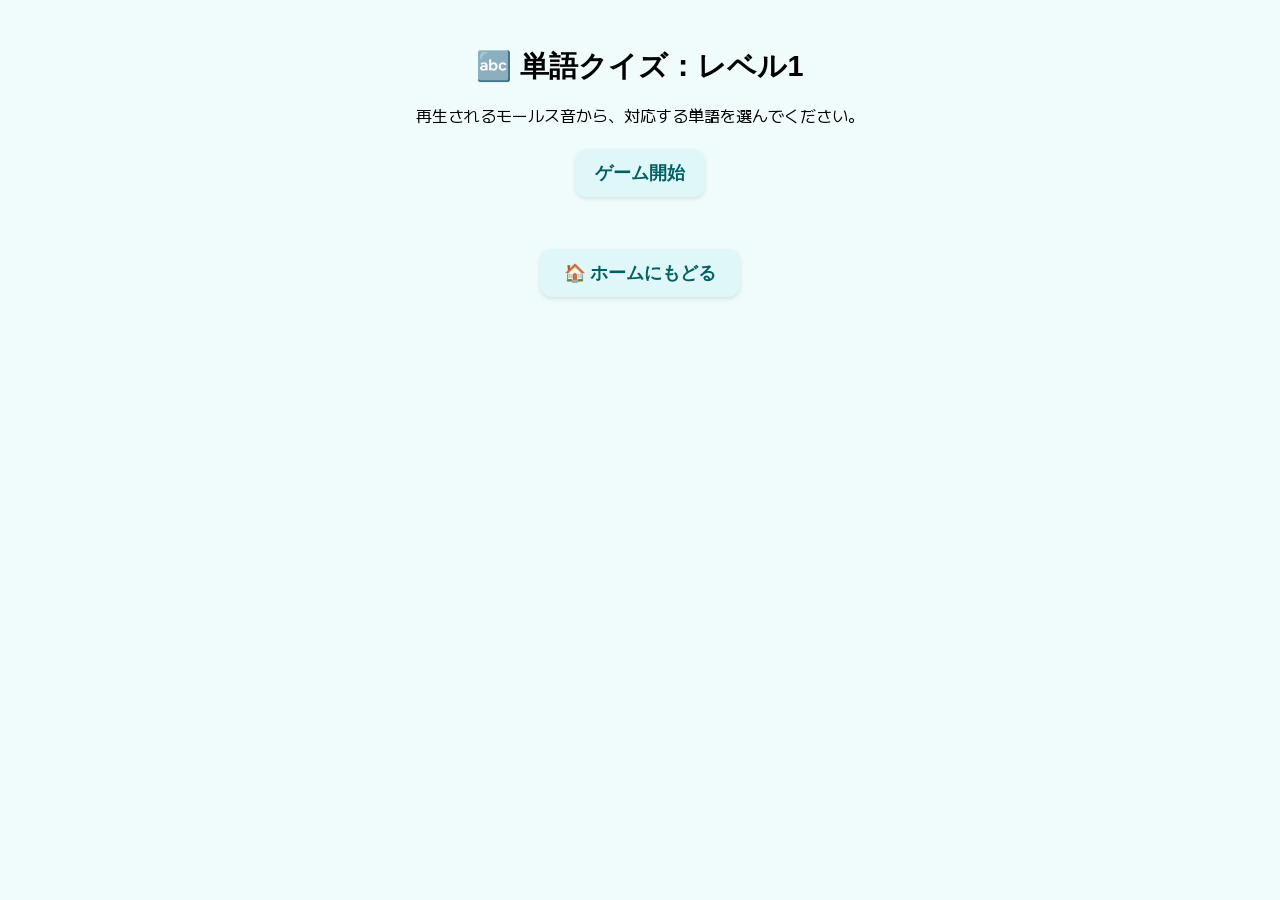
<file: word.html>
<!DOCTYPE html>
<html lang="ja">
<head>
  <meta charset="UTF-8">
  <title>モールスチャレンジ！：単語クイズ</title>

  <!-- フォント読み込み -->
  <link href="https://fonts.googleapis.com/css2?family=Kosugi+Maru&family=M+PLUS+1&display=swap" rel="stylesheet">
  <meta name="viewport" content="width=device-width, initial-scale=1.0">

  <link rel="stylesheet" href="style.css">
</head>
<body>

  <h1>🔤 モールスチャレンジ！：単語クイズ</h1>
  <p>再生されるモールス音から、対応する単語を選んでください。</p>
  <button id="startBtn" onclick="startGame()">ゲーム開始</button>

  <div class="level-card" style="display: none;">
    <div id="questionRow">
      <p id="question"></p>
      <button id="replayBtn" onclick="replayMorse()" disabled>🔈</button>
    </div>

    <p id="result"></p>
    <div id="choices"></div>

    <p id="score"></p>

    <button onclick="toggleHint()">🔍 ヒント</button>
    <div id="hintImage">
      <!-- <img src="morse_tree_lv1.png" alt="モールスヒント"> -->
      <img id="hintImg" src="" alt="モールスヒント">
    </div>
  </div>

  <div class="back-home">
    <button onclick="location.href='index.html'">🏠 ホームにもどる</button>
  </div>

  <div id="winModal" class="modal">
  <div class="modal-content">
    🎉 クリア！おめでとう！<br><br>
    <button onclick="location.reload()">🔁 もういちど</button>
    <button onclick="location.href='index.html'">🏠 ホームにもどる</button>
    <!-- 単語クイズボタンはJSで追加 -->
  </div>

  <script>
    const totalQuestions = 6;
    const context = new (window.AudioContext || window.webkitAudioContext)();
    const unitTime = 1200 / 15;
    const frequency = 600;

    const morseMap = {
      'A': '.-',    'B': '-...',  'C': '-.-.',  'D': '-..',
      'E': '.',     'F': '..-.',  'G': '--.',   'H': '....',
      'I': '..',    'J': '.---',  'K': '-.-',   'L': '.-..',
      'M': '--',    'N': '-.',    'O': '---',   'P': '.--.',
      'Q': '--.-',  'R': '.-.',   'S': '...',   'T': '-',
      'U': '..-',   'V': '...-',  'W': '.--',   'X': '-..-',
      'Y': '-.--',  'Z': '--..'
    };
    const levelData = {
      level1: {//EIATNM
        wordList: [
        "AM", "AN", "AT", "IN", "IT", "ME", "AIM", "ANT", "EAT", "INN", "MAN", "MAT", "MEN", "NET", "TAN",
        "TEA", "TEN", "TIE", "TIN", "EMIT", "ITEM", "MAIN", "MAMA", "MANE", "MATE", "MEAN", "MEAT", "MEET", "MINE", "MINI",
        "MINT", "MITT", "NAME", "NANA", "NEAT", "NINE", "TAME", "TEAM", "TEEN", "TENT", "TIME", "TINT"
        ]
      },
      level2: {//EIASURW
        wordList: [
        "AS", "ER", "EU", "IS", "US", "WE", "AIR", "ASS", "AWE", "EAR", "ERA", "ERR", "RAW", "SAW", "SEA",
        "SEE", "SEW", "SIR", "SUE", "USE", "WAR", "WEE", "AREA", "ASIA", "AURA", "EASE", "IRIS", "RARE", "REAR", "RISE",
        "SURE", "USER", "WARE", "WEAR", "WIRE", "WISE"
        ]
      },
      level3: {//EIASURWTNM
        wordList: [
        "AM", "AN", "AS", "AT", "ER", "EU", "IN", "IS", "IT", "ME", "MR", "MS", "UM", "US", "WE",
        "AIM", "AIR", "ANT", "ARM", "ART", "ASS", "AWE", "EAR", "EAT", "ERA", "ERR", "INN", "ITS", "MAN", "MAR",
        "MAT", "MEN", "MRS", "MUM", "NET", "NEW", "NUN", "NUT", "RAT", "RAW", "RIM", "RUN", "SAW", "SEA", "SEE",
        "SET", "SEW", "SIN", "SIR", "SIT", "SUE", "SUM", "SUN", "TAN", "TEA", "TEN", "TIE", "TIN", "USE", "WAR",
        "WEE", "WET", "WIN", "WIT", "MUST", "RUST", "STUN", "TURN"
        ]
      },
      level4: {//TNMDKGO
        wordList: [
        "DO", "GO", "KM", "NO", "OK", "ON", "TO", "DOG", "DON", "DOT", "GOD", "MOM", "NOD", "NOT", "ODD",
        "TON", "TOO", "DOOM", "GONG", "GOOD", "KNOT", "KOOK", "MONK", "MOOD", "MOON", "NOOK", "NOON", "ONTO"
        ]
      },
      level5: {//TNMDKGOEIA
        wordList: [
        "AD", "DO", "GO", "ID", "OK", "ADD", "AGE", "AGO", "AID", "DAD", "DIE", "DIG", "DOG", "EGG", "EGO",
        "GOD", "KID", "OAK", "ODD", "AGED", "AIDE", "DEAD", "DEED", "EDGE", "GOOD", "IDEA", "KOOK"
        ]
      },
      level6: {//EIASURWTNMDKGO
        wordList: [
        "AD", "AM", "AN", "AS", "AT", "DO", "ER", "EU", "GO", "ID", "IN", "IS", "IT", "KM", "ME",
        "MR", "MS", "NO", "OK", "ON", "OR", "SO", "TO", "UM", "US", "WE", "ADD", "AGE", "AGO", "AID",
        "AIM", "AIR", "AND", "ANT", "ARM", "ART", "ASK", "ASS", "AWE", "DAD", "DAM", "DEW", "DIE", "DIG", "DIM",
        "DNA", "DOG", "DON", "DOT", "DUE", "DUO", "EAR", "EAT", "EGG", "EGO", "END", "ERA", "ERR", "GAS", "GEM",
        "GET", "GOD", "GUM", "GUN", "GUT", "INK", "INN", "ITS", "KID", "KIN", "KIT", "MAD", "MAN", "MAR", "MAT",
        "MEN", "MID", "MOM", "MRS", "MUD", "MUG", "MUM", "NAG", "NET", "NEW", "NOD", "NOR", "NOT", "NOW", "NUN",
        "NUT", "OAK", "OAR", "OAT", "ODD", "ONE", "ORE", "OUR", "OUT", "OWE", "OWN", "RAG", "RAT", "RAW", "RED",
        "RID", "RIM", "ROD", "ROT", "ROW", "RUG", "RUN", "SAD", "SAW", "SEA", "SEE", "SET", "SEW", "SIN", "SIR",
        "SIT", "SKI", "SOD", "SON", "SOW", "SUE", "SUM", "SUN", "TAG", "TAN", "TEA", "TEN", "TIE", "TIN", "TOE",
        "TON", "TOO", "TOW", "TUG", "TWO", "USE", "WAR", "WED", "WEE", "WET", "WIN", "WIT", "WOE", "WOO", "WOW",
        "AGED", "AIDE", "AIDS", "AKIN", "AMID", "ANEW", "AREA", "ARID", "ASIA", "ATOM", "AUNT", "AURA", "AUTO", "DAMN", "DARE",
        "DARK", "DART", "DATA", "DATE", "DAWN", "DEAD", "DEAN", "DEAR", "DEED", "DEEM", "DEER", "DEMO", "DESK", "DIET", "DIME",
        "DINE", "DIRE", "DIRT", "DISK", "DOOM", "DOOR", "DOSE", "DOWN", "DRAG", "DRAW", "DRUG", "DRUM", "DUDE", "DUKE", "DUNE",
        "DUSK", "DUST", "EARN", "EASE", "EAST", "EDGE", "EDIT", "EMIT", "EURO", "GAIN", "GAME", "GANG", "GATE", "GEAR", "GENE",
        "GERM", "GNAW", "GOAT", "GONE", "GONG", "GOOD", "GOWN", "GRAM", "GRID", "GRIM", "GRIN", "GRIT", "GROW", "GURU", "GUST",
        "IDEA", "INTO", "IRIS", "IRON", "ITEM", "KEEN", "KIND", "KING", "KISS", "KITE", "KNEE", "KNIT", "KNOT", "KNOW", "KOOK",
        "MADE", "MAID", "MAIN", "MAKE", "MAMA", "MANE", "MARE", "MARK", "MARS", "MASK", "MASS", "MATE", "MEAN", "MEAT", "MEET",
        "MEMO", "MEND", "MENU", "MERE", "MESS", "MIND", "MINE", "MINI", "MINT", "MISS", "MIST", "MITT", "MOAN", "MODE", "MONK",
        "MOOD", "MOON", "MORE", "MOSS", "MOST", "MUSE", "MUST", "MUTE", "NAME", "NANA", "NEAR", "NEAT", "NEED", "NEON", "NEST",
        "NEWS", "NINE", "NONE", "NOOK", "NOON", "NORM", "NOSE", "NOTE", "NOUN", "ODDS", "ODOR", "OMEN", "OMIT", "ONTO", "OURS",
        "RAGE", "RAID", "RAIN", "RAKE", "RANK", "RARE", "RATE", "READ", "REAR", "REIN", "RENT", "REST", "RIDE", "RIND", "RING",
        "RIOT", "RISE", "RISK", "RITE", "ROAD", "ROAM", "ROAR", "ROOM", "ROOT", "ROSE", "ROUT", "RUDE", "RUIN", "RUST", "SAGA",
        "SAGE", "SAID", "SAKE", "SAME", "SAND", "SANE", "SEAT", "SEED", "SEEK", "SEEM", "SEMI", "SEND", "SIDE", "SIGN", "SING",
        "SINK", "SITE", "SKID", "SKIM", "SKIN", "SMOG", "SNOW", "SNUG", "SOAK", "SOAR", "SODA", "SOME", "SONG", "SOON", "SORE",
        "SORT", "SOUR", "STAR", "STEM", "STEW", "STIR", "STUD", "STUN", "SUIT", "SURE", "SWAN", "SWIM", "TAKE", "TAME", "TANK",
        "TART", "TASK", "TAUT", "TEAM", "TEAR", "TEEN", "TEND", "TENT", "TERM", "TEST", "TIDE", "TIME", "TINT", "TIRE", "TONE",
        "TOSS", "TOTE", "TOUR", "TOWN", "TRAM", "TREE", "TRIM", "TRIO", "TROT", "TRUE", "TUNA", "TUNE", "TURN", "TWIG", "TWIN",
        "UNDO", "UNIT", "URGE", "USED", "USER", "WADE", "WAGE", "WAIT", "WAKE", "WAND", "WANT", "WARD", "WARE", "WARM", "WARN",
        "WEAK", "WEAR", "WEED", "WEEK", "WEST", "WIDE", "WIND", "WINE", "WING", "WIRE", "WISE", "WOOD", "WORD", "WORK", "WORM",
        "WORN", "WRIT"
        ]
      },
      level7: {//HVFLPJ
        wordList: [
        "EH", "HE", "TV", "ELF", "EVE", "FEE", "JET", "LET", "PET", "THE", "FEEL", "FLEE", "HEEL", "HELL", "HELP",
        "LEFT", "PEEL", "PEEP", "TELL","HI", "IF", "IN", "FIN", "HIP", "ILL", "INN", "LIP", "NIL", "PIN", "FILL", "FLIP", "HILL", "PILL",
        "AH", "ALL", "APP", "HAM", "HMM", "JAM", "LAP", "MAP", "PAL", "FALL", "FLAP", "HALF", "HALL", "JAVA",
        "LAMP", "MALL", "PALM", "PAPA"
        ]
      },
      level8: {//EIASURWHVFLPJ
        wordList: [
        "AH", "AS", "EH", "ER", "EU", "HE", "HI", "IF", "IS", "UH", "UP", "US", "WE", "AIR", "ALE",
        "ALL", "APE", "APP", "ASH", "ASS", "AWE", "EAR", "ELF", "ERA", "ERR", "EVE", "FAR", "FEE", "FEW", "FLU",
        "FUR", "HER", "HIP", "HIS", "HUE", "HUH", "ILL", "JAR", "JAW", "LAP", "LAW", "LIE", "LIP", "PAL", "PAW",
        "PEA", "PER", "PIE", "PUP", "RAW", "RIP", "SAW", "SEA", "SEE", "SEW", "SHE", "SIP", "SIR", "SPA", "SUE",
        "SUP", "USE", "VIA", "VIE", "WAR", "WEE", "AREA", "ASIA", "AURA", "EASE", "ELSE", "EVER", "EVIL", "FAIL", "FAIR",
        "FALL", "FARE", "FEAR", "FEEL", "FILE", "FILL", "FIRE", "FISH", "FIVE", "FLAP", "FLAW", "FLEE", "FLIP", "FREE", "FUEL",
        "FULL", "FUSE", "FUSS", "HAIL", "HAIR", "HALF", "HALL", "HAUL", "HAVE", "HEAL", "HEAP", "HEAR", "HEEL", "HELL", "HELP",
        "HERE", "HERS", "HILL", "HIRE", "HURL", "HUSH", "IRIS", "ISLE", "JAIL", "JAVA", "JEER", "LEAF", "LEAP", "LESS", "LIAR",
        "LIFE", "LIVE", "LULL", "LURE", "LUSH", "PAIR", "PALE", "PAPA", "PASS", "PEAR", "PEEL", "PEEP", "PEER", "PIER", "PILE",
        "PILL", "PIPE", "PISS", "PLEA", "PLUS", "PUFF", "PULL", "PULP", "PURE", "PUSH", "RAIL", "RAPE", "RARE", "RAVE", "REAL",
        "REAP", "REAR", "REEL", "RIPE", "RISE", "RULE", "RUSH", "SAFE", "SAIL", "SALE", "SASH", "SAVE", "SEAL", "SELF", "SELL",
        "SHIP", "SLAP", "SLIP", "SPUR", "SURE", "SURF", "SWAP", "USER", "VASE", "VEER", "VEIL", "VIEW", "VILE", "VISA", "WAIL",
        "WALL", "WARE", "WASH", "WASP", "WAVE", "WEAR", "WEEP", "WELL", "WHIP", "WIFE", "WILL", "WIPE", "WIRE", "WISE", "WISH",
        "WRAP"
        ]
      },
      level9: {//BXCYZQ
        wordList: [
        "BE", "BY", "BEE", "BET", "BYE", "EBB", "ETC", "EYE", "YET", "TEXT",
        "IN", "BIN", "ICY", "INN", "ZINC","AM", "AX", "CM", "MY", "BAY", "CAB", "CAY", "MAY", "YAM", "BABY"
        ]
      },
      level10: {//TNMDKGOBXCYZQ
        wordList: [
        "BY", "CM", "DO", "GO", "KM", "MY", "NO", "OK", "ON", "OX", "TO", "YO", "BOG", "BOX", "BOY",
        "CON", "COT", "DOG", "DON", "DOT", "GOD", "GYM", "MOB", "MOM", "NOD", "NOT", "ODD", "TON", "TOO", "TOY",
        "ZOO", "BODY", "BOMB", "BOND", "BONY", "BOOK", "BOOM", "BOOT", "COCK", "COMB", "COOK", "COZY", "DOCK", "DOOM", "GONG",
        "GOOD", "KNOB", "KNOT", "KOOK", "MOCK", "MONK", "MOOD", "MOON", "NOOK", "NOON", "ONTO", "ONYX", "TOMB", "ZOOM"
        ]
      },
    };

    const urlParams = new URLSearchParams(window.location.search);
    const level = urlParams.get('level') || 'level1';
    const levelNum = level.replace('level', '');

    const wordList = levelData[level]?.wordList || levelData['level1'].wordList;
    
    document.querySelector('h1').textContent = `🔤 単語クイズ：レベル${levelNum}`;
    //document.querySelector('#hintImage img').src = `morse_tree_${level}.png`;
        // ヒントの画像
    document.getElementById('hintImg').src = `images/morse_tree_${level}.png`;


    const modalContent = document.querySelector('.modal-content');

    const letterButton = document.createElement('button');
    letterButton.innerText = '🅰 １文字へ';
    letterButton.onclick = () => {
      location.href = `letter.html?level=level${levelNum}`;
    };
    modalContent.appendChild(letterButton);
    
    const karutaButton = document.createElement('button');
    karutaButton.innerText = '🃏 かるたへ';
    karutaButton.onclick = () => {
      location.href = `karuta.html?level=level${levelNum}`;
    };
    modalContent.appendChild(karutaButton);




    //const wordList = ['EAT', 'MAN', 'ANT', 'TEN', 'NET', 'MINE', 'NAME', 'TEAM', 'ITEM', 'TIME', 'TEA'];
    let quizOrder = [];
    let currentIndex = 0;
    let correctCount = 0;
    let currentCode = '';

    function replayMorse() {
      if (currentCode) playMorse(currentCode);
    }

    function playTone(duration) {
      const oscillator = context.createOscillator();
      oscillator.type = 'sine';
      oscillator.frequency.setValueAtTime(frequency, context.currentTime);
      oscillator.connect(context.destination);
      oscillator.start();
      oscillator.stop(context.currentTime + duration / 1000);
    }

    async function playMorse(code) {
      const letters = code.split(' ');
      for (const letter of letters) {
        for (const symbol of letter) {
          if (symbol === '.') {
            playTone(unitTime);
            await sleep(unitTime);
          } else if (symbol === '-') {
            playTone(unitTime * 3);
            await sleep(unitTime * 3);
          }
          await sleep(unitTime);
        }
        await sleep(unitTime * 3);
      }
    }

    function sleep(ms) {
      return new Promise(resolve => setTimeout(resolve, ms));
    }

    function shuffle(array) {
      return array.sort(() => Math.random() - 0.5);
    }

    function wordToMorse(word) {
      return word.split('').map(char => morseMap[char]).join(' ');
    }

    function startGame() {
      quizOrder = shuffle([...wordList]).slice(0, totalQuestions);
      currentIndex = 0;
      correctCount = 0;
      document.getElementById('score').textContent = '';
      document.getElementById('result').textContent = '';
      document.getElementById('startBtn').textContent = '🔄 はじめから';
      document.getElementById('replayBtn').style.display = 'inline-block';
      document.querySelector('.level-card').style.display = 'block';
      nextQuestion();
    }

    function nextQuestion() {
      if (currentIndex >= quizOrder.length) {
        document.getElementById('question').textContent = '🎉 終了！おつかれさま！';
        document.getElementById('choices').innerHTML = '';
        document.getElementById('score').textContent = `正解数：${correctCount} / ${quizOrder.length}`;
        document.getElementById('replayBtn').disabled = true;
        document.getElementById('replayBtn').style.display = 'none';
        document.getElementById('winModal').style.display = 'flex';
        return;
      }

      const word = quizOrder[currentIndex];
      const code = wordToMorse(word);
      currentCode = code;
      playMorse(code);
      document.getElementById('replayBtn').disabled = false;

      document.getElementById('question').textContent =
        `問題 ${currentIndex + 1}： ${code
          .split(' ')
          .map(c => c.replace(/\./g, '・').replace(/-/g, '－'))
          .join('　')}`;

      showChoices(word);
    }

    function showChoices(correct) {
      const shuffled = shuffle([...quizOrder]);
      const container = document.getElementById('choices');
      container.innerHTML = '';
      shuffled.forEach(word => {
        const btn = document.createElement('button');
        btn.textContent = word;

        btn.onclick = () => {
          const result = document.getElementById('result');

          // ✅ 表示スペースを確保しつつ、表示する！
          result.style.visibility = 'visible';

          if (word === correct) {
            result.textContent = '⭕ 正解！';
            correctCount++;
          } else {
            result.textContent = `❌ 不正解… 正解は ${correct} でした`;
          }

          currentIndex++;

          setTimeout(() => {
            // ✅ 表示は消すけどスペースは残す！
            result.style.visibility = 'hidden';
            result.textContent = '';
            nextQuestion();
          }, 1000);
        };

        container.appendChild(btn);
      });
    }

    function toggleHint() {
      const hint = document.getElementById('hintImage');
      const isHidden = window.getComputedStyle(hint).display === 'none';
      hint.style.display = isHidden ? 'block' : 'none';
    }
  </script>
</body>
</html>
</file>
<file: style.css>
body {
  font-family: 'M PLUS 1', sans-serif;
  background-color: #f0fbfc;
  text-align: center;
  padding: 20px;
}

h1 {
  font-family: 'Kosugi Maru', sans-serif;
  font-size: 1.8em;
  margin-bottom: 16px;
}

@media (max-width: 600px) {
  p {
    font-size: 1.0rem;
    line-height: 1.6;
  }
}

.level-card {
  background-color: #ffffff;
  border-radius: 16px;
  box-shadow: 0 4px 8px rgba(0,0,0,0.1);
  padding: 20px;
  max-width: 600px;
  margin: 30px auto;
  display: none; 
}


button {
  background-color: #e0f7fa;
  color: #006064;
  border: none;
  border-radius: 12px;
  padding: 12px 20px;
  margin: 6px;
  font-size: 1.1em;
  font-weight: bold;
  cursor: pointer;
  min-width: 100px;
  box-shadow: 0 2px 4px rgba(0,0,0,0.1);
  transition: transform 0.1s ease-in-out;
}

@media (max-width: 600px) {
  button {
    font-size: 1.2rem;
    padding: 1rem 1.2rem;
    min-height: 50px;
    min-width: 90%;
    margin: 0 auto;
    display: block;
  }
}


button:hover {
  transform: scale(1.05);
  background-color: #b2ebf2;
}

#question {
  margin: 0;
  font-size: 1.2em;
  font-weight: bold;
  color: #004d40;
}

#questionRow {
  display: flex;
  align-items: center;
  justify-content: center;
  gap: 16px; /* ← ボタンとの間隔 */
  margin-bottom: 24px; /* 下のスキマを調整 */
}

@media (max-width: 600px) {
  #question {
    font-size: 1.2rem;
    text-align: center;
  }

  #questionRow {
    flex-direction: column; /* ✅ スマホでは縦並びにする！ */
    gap: 8px;
  }
}

#replayBtn {
  font-size: 1.2em;
  padding: 8px;
  width: 48px;
  height: 48px;
  min-width: unset;
  min-height: unset;
  border-radius: 50%;
}

#hintImage {
  display: none;
}

#choices {
  display: grid;
  grid-template-columns: repeat(auto-fit, minmax(100px, 1fr));
  gap: 12px;
  max-width: 400px;
  margin: 0 auto;
}

#result {
  min-height: 1.5em; /* ← 表示領域を確保！ */
  visibility: hidden; /* ← 最初は非表示だけどスペースは残る！ */
  margin-bottom: 12px;
  font-size: 1.2em;
  font-weight: bold;
  color: #006064;
}


.back-home {
  margin-top: 40px;
  text-align: center;
}

.back-home button {
  background-color: #e0f7fa;
  color: #006064;
  border: none;
  border-radius: 12px;
  padding: 12px 24px;
  font-size: 1.1em;
  font-weight: bold;
  cursor: pointer;
  box-shadow: 0 2px 4px rgba(0,0,0,0.1);
  transition: transform 0.1s ease-in-out;
}

.back-home button:hover {
  transform: scale(1.05);
  background-color: #ffe0b2;
}

.modal {
  position: fixed;
  top: 0;
  left: 0;
  width: 100%;
  height: 100%;
  background: rgba(0,0,0,0.5);
  display: none;
  justify-content: center;
  align-items: center;
  z-index: 999;
  align-items: flex-start;
  padding-top: 100px;
}

.modal-content {
  background: #fff;
  padding: 30px 40px;
  border-radius: 16px;
  font-size: 1.4em;
  color: #006064;
  box-shadow: 0 4px 12px rgba(0,0,0,0.2);
  display: flex;
  flex-direction: column;
  align-items: center;
  gap: 10px;
}

.modal-content button {
  width: 220px;         /* ← 好きな幅に調整できる！ */
  font-size: 1em;
  padding: 10px;
  margin: 6px 0;
  border-radius: 8px;
  text-align: center;
}
</file>
